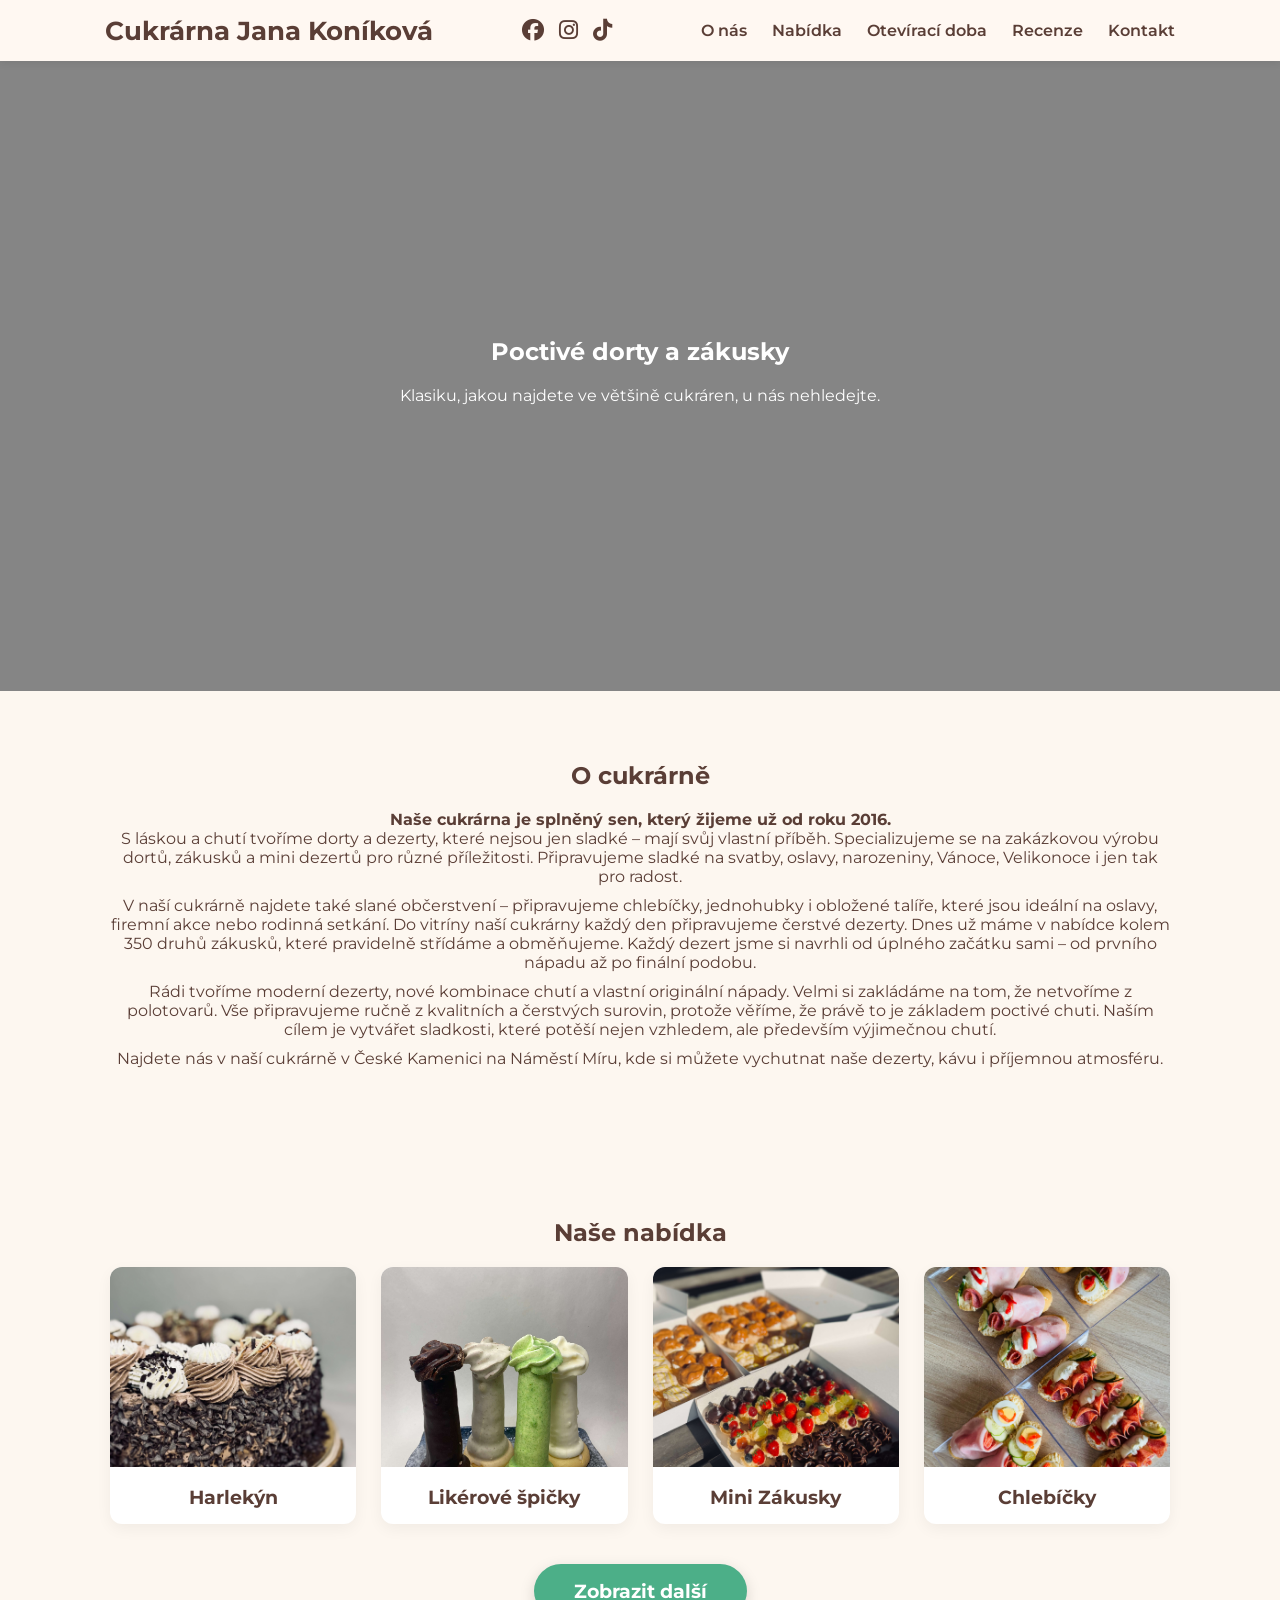
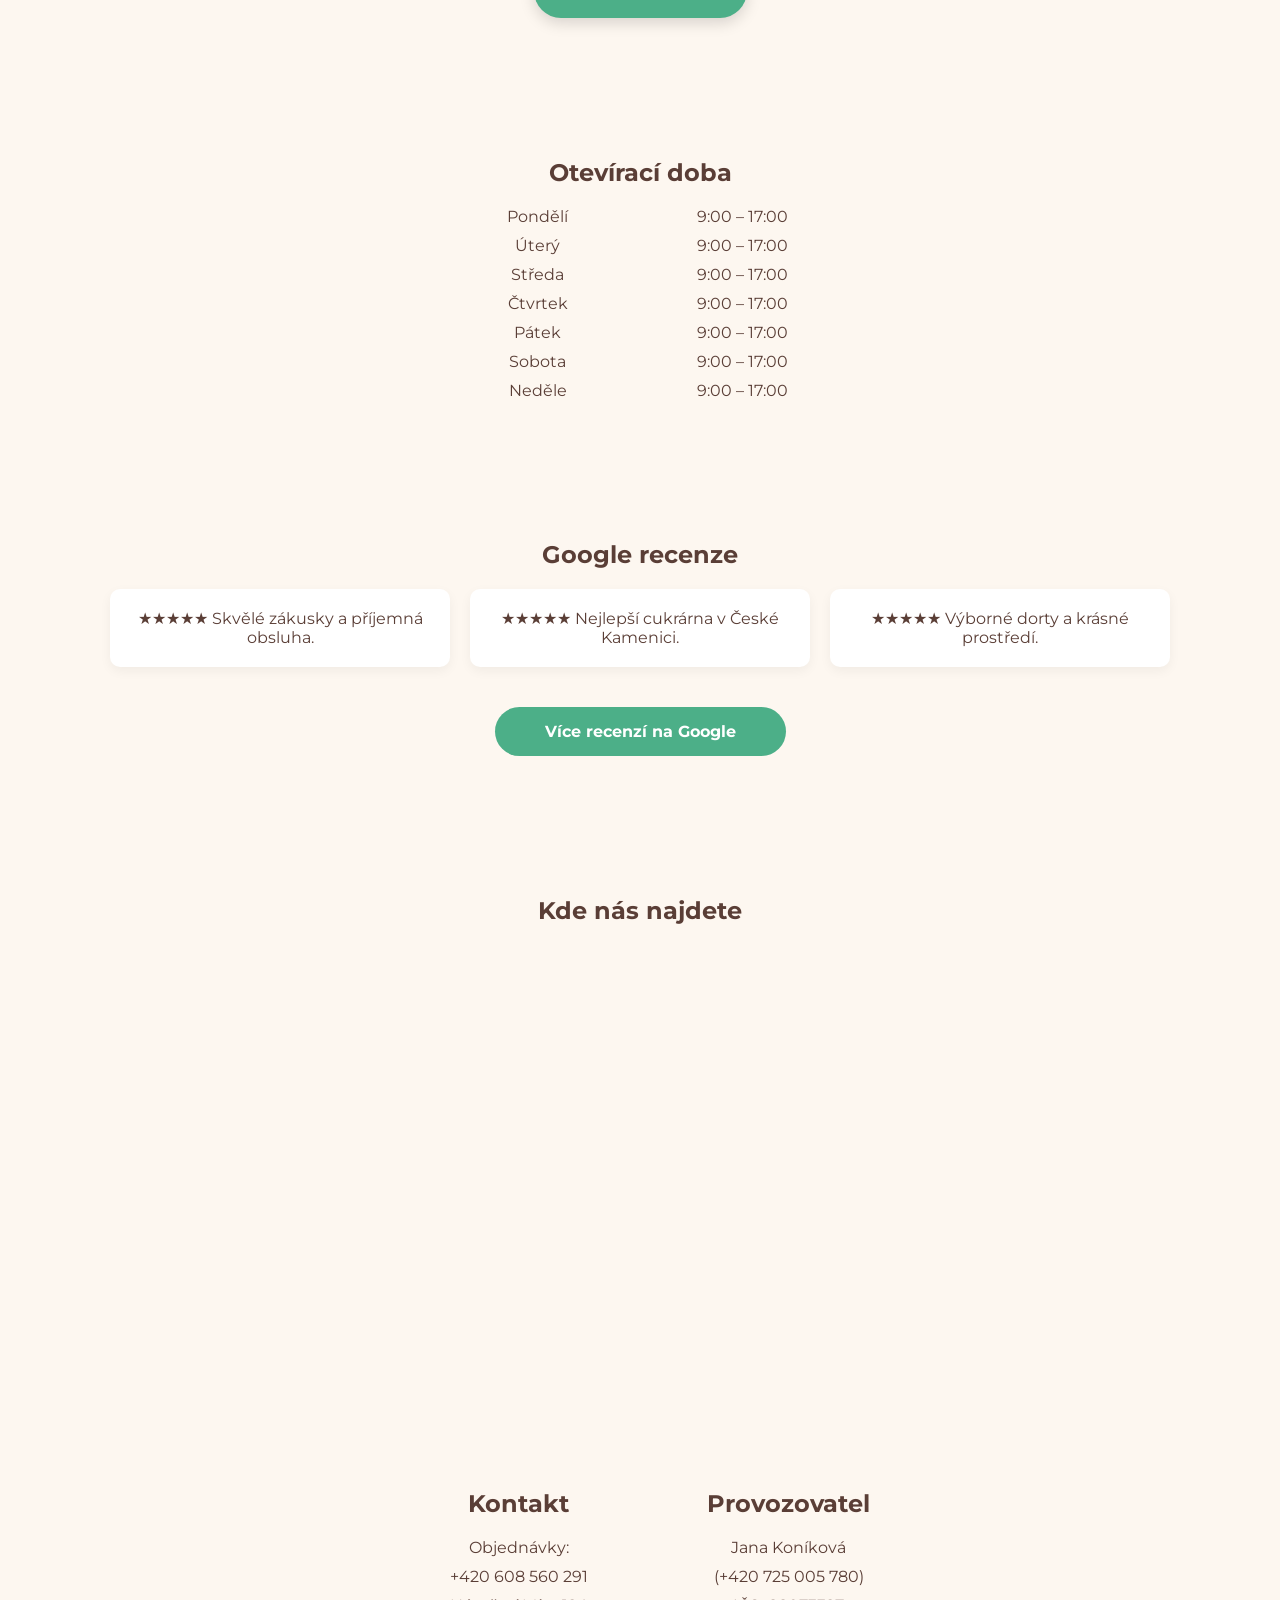
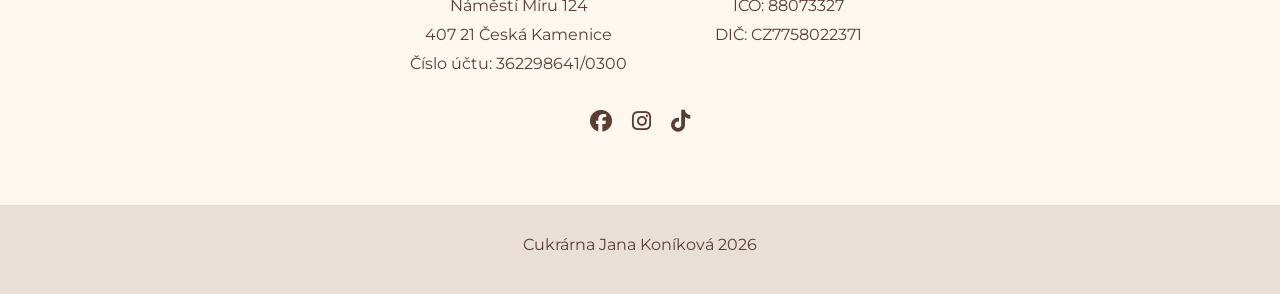
<file: index.html>
<!DOCTYPE html>
<html lang="cs">
<head>
<meta charset="UTF-8">
<meta name="viewport" content="width=device-width, initial-scale=1.0">

<title>Cukrárna Jana Koníková</title>

<link rel="stylesheet" href="style.css">

<link href="https://fonts.googleapis.com/css2?family=Montserrat:wght@400;600;700&display=swap" rel="stylesheet">

<link rel="stylesheet"
href="https://cdnjs.cloudflare.com/ajax/libs/font-awesome/6.5.0/css/all.min.css">

</head>

<body>

<header>

<div class="nav-container">

<h1 class="logo">Cukrárna Jana Koníková</h1>

<div class="social-nav">

<a href="https://www.facebook.com/cukrarnaceskakamenice"><i class="fab fa-facebook"></i></a>
<a href="https://www.instagram.com/cukrarnajanakonikova/"><i class="fab fa-instagram"></i></a>
<a href="https://www.tiktok.com/@cukrarnajanakonikova?lang=cs-CZ"><i class="fab fa-tiktok"></i></a>

</div>

<button id="menuBtn">
<i class="fa-solid fa-bars"></i>
</button>

<nav id="menu">

<ul>

<li><a href="#about">O nás</a></li>
<li><a href="#menu-section">Nabídka</a></li>
<li><a href="#hours">Otevírací doba</a></li>
<li><a href="#reviews">Recenze</a></li>
<li><a href="#contact">Kontakt</a></li>

</ul>

</nav>

</div>

</header>

<section class="hero">

<div class="hero-overlay">

<h2>Poctivé dorty a zákusky</h2>
<p>Klasiku, jakou najdete ve většině cukráren, u nás nehledejte.</p>

</div>

</section>

<section id="about" class="section">

<h2>O cukrárně</h2>
<p>
<h4>Naše cukrárna je splněný sen, který žijeme už od roku 2016.</h4>
<p>
S láskou a chutí tvoříme dorty a dezerty, které nejsou jen sladké – mají svůj vlastní příběh.
Specializujeme se na zakázkovou výrobu dortů, zákusků a mini dezertů pro různé příležitosti. Připravujeme sladké na svatby, oslavy, narozeniny, Vánoce, Velikonoce i jen tak pro radost.
</p>
<p>
V naší cukrárně najdete také slané občerstvení – připravujeme chlebíčky, jednohubky i obložené talíře, které jsou ideální na oslavy, firemní akce nebo rodinná setkání.
Do vitríny naší cukrárny každý den připravujeme čerstvé dezerty.
Dnes už máme v nabídce kolem 350 druhů zákusků, které pravidelně střídáme a obměňujeme. Každý dezert jsme si navrhli od úplného začátku sami – od prvního nápadu až po finální podobu.
</p>
<p>
Rádi tvoříme moderní dezerty, nové kombinace chutí a vlastní originální nápady. 
Velmi si zakládáme na tom, že netvoříme z polotovarů. Vše připravujeme ručně z kvalitních a čerstvých surovin, protože věříme, že právě to je základem poctivé chuti.
Naším cílem je vytvářet sladkosti, které potěší nejen vzhledem, ale především výjimečnou chutí.
</p>
<p>  
Najdete nás v naší cukrárně v České Kamenici na Náměstí Míru, kde si můžete vychutnat naše dezerty, kávu i příjemnou atmosféru.
</p>

</section>

<section id="menu-section" class="section">

<h2>Naše nabídka</h2>
<!-- hlavní 4 dorty -->
<div id="main-cakes">
  <div class="cards">
    <div class="card">
      <img src="/images/hldort.jpeg" alt="Harlekyn">
      <h3>Harlekýn</h3>
    </div>
    <div class="card">
      <img src="/images/hlspicky.jpeg" alt="Spicky">
      <h3>Likérové špičky</h3>
    </div>
    <div class="card">
      <img src="/images/hlminiz.jpeg" alt="MiniZakusky">
      <h3>Mini Zákusky</h3>
    </div>
    <div class="card">
    <img src="images/hlchlebicky.jpg" alt="Chlebicky">
      <h3>Chlebíčky</h3>
    </div>
  </div>
</div>
  <div class="show-more">
  <a href="nabidka.html" class="btn btn-primary">Zobrazit další</a>
  </div>

</section>

<section id="hours" class="section">

<h2>Otevírací doba</h2>

<div class="hours">

<div>Pondělí</div><div>9:00 – 17:00</div>
<div>Úterý</div><div>9:00 – 17:00</div>
<div>Středa</div><div>9:00 – 17:00</div>
<div>Čtvrtek</div><div>9:00 – 17:00</div>
<div>Pátek</div><div>9:00 – 17:00</div>
<div>Sobota</div><div>9:00 – 17:00</div>
<div>Neděle</div><div>9:00 – 17:00</div>

</div>

</section>

<section id="reviews" class="section">

<h2>Google recenze</h2>

<div class="reviews">

<div class="review">
★★★★★  
Skvělé zákusky a příjemná obsluha.
</div>

<div class="review">
★★★★★  
Nejlepší cukrárna v České Kamenici.
</div>

<div class="review">
★★★★★  
Výborné dorty a krásné prostředí.
</div>

</div>

<a href="https://www.google.com/search?sa=X&sca_esv=97954111f5c3aa31&rlz=1C1VDKB_csCZ1092CZ1092&s
  xsrf=ANbL-n5751SRaitkv8dJ0JsYDzOMd-wEkw:1774532247354&q=Cukr%C3%A1rna+Jana+Kon%C3%ADkov%C3%A1+
  Recenze&rflfq=1&num=20&stick=H4sIAAAAAAAAAONgkxIxNDYwNjI3MTYwNTOwNDa0NLM0Nt3AyPiKUdG5NLvo8MKivEQ
  Fr0Qg4Z2fd3htdn7Z4YUKQanJqXlVqYtYCasBAAhlI2VjAAAA&rldimm=13032743056093196935&tbm=lcl&hl=cs-CZ&
  ved=2ahUKEwifzfvh172TAxWngf0HHYydKOYQ9fQKegQIRBAG&biw=1920&bih=953&dpr=1#lkt=LocalPoiReviews" 
  class="more-reviews-btn" target="_blank">Více recenzí na Google</a>
  
</section>

<section class="section">

<h2>Kde nás najdete</h2>

<iframe
src="https://www.google.com/maps?q=Náměstí%20Míru%20124%20Česká%20Kamenice&output=embed"
width="100%"
height="400"
style="border:0;">
</iframe>

</section>

<section id="contact" class="section">

<div class="contact-wrapper">

<div class="contact-box">
  
<h2>Kontakt</h2>
  
<p>Objednávky:</p> 
<p>+420 608 560 291</p>
<p>Náměstí Míru 124</p>
<p>407 21 Česká Kamenice</p>
<p>Číslo účtu: 362298641/0300</p>

</div>


<div class="contact-box">

<h2>Provozovatel</h2>

<p>Jana Koníková</p>
<p>(+420 725 005 780)</p>
<p>IČO: 88073327</p>
<p>DIČ: CZ7758022371</p>

</div>

</div>


<div class="contact-social">

<a href="https://www.facebook.com/cukrarnaceskakamenice"><i class="fab fa-facebook"></i></a>
<a href="https://www.instagram.com/cukrarnajanakonikova/"><i class="fab fa-instagram"></i></a>
<a href="https://www.tiktok.com/@cukrarnajanakonikova?lang=cs-CZ"><i class="fab fa-tiktok"></i></a>

</div>

</section>

<footer>

<p>Cukrárna Jana Koníková 2026</p>

</footer>

<script src="script.js"></script>

</body>
</html>
</file>
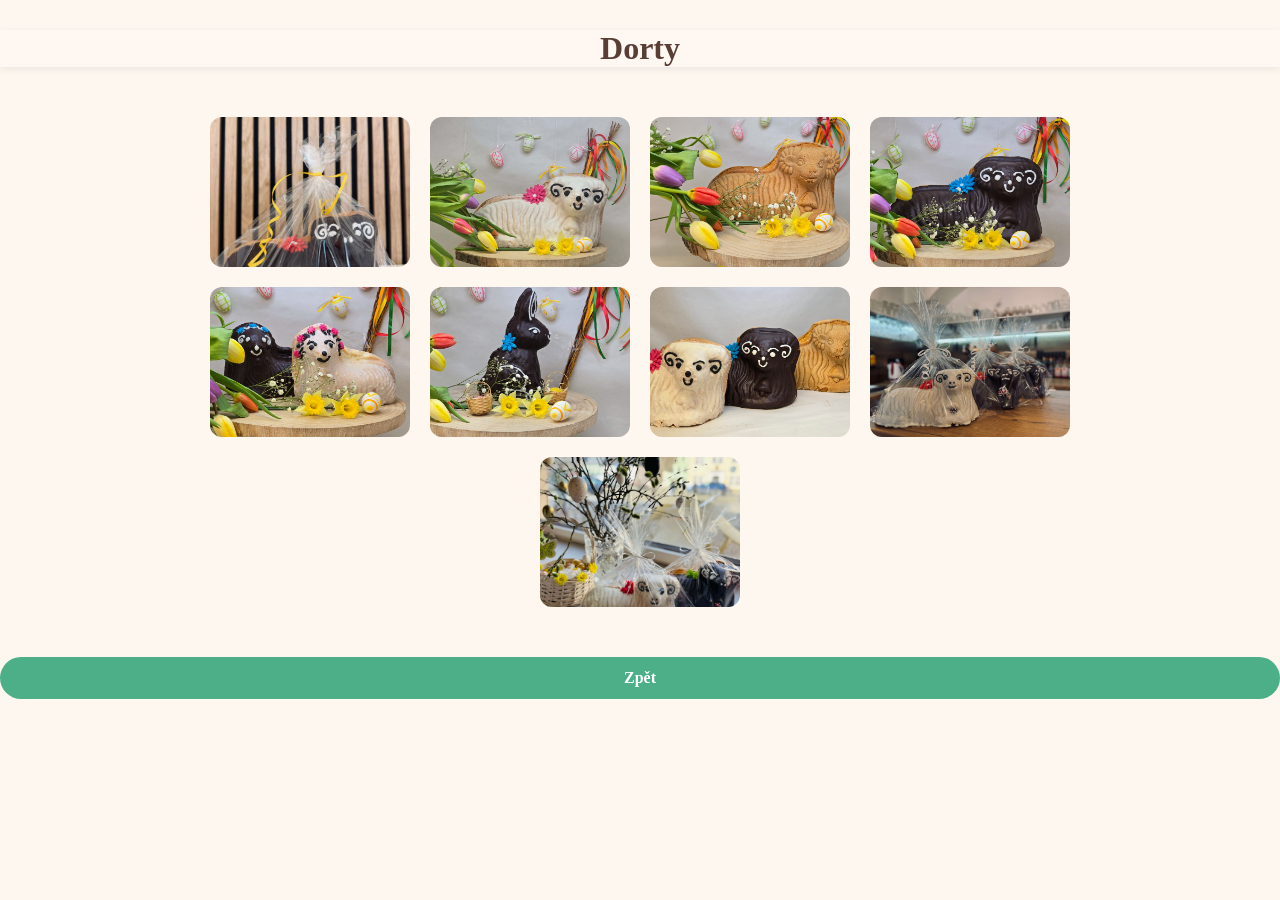
<file: beranci.html>
<!DOCTYPE html>
<html lang="cs">
<head>
<meta charset="UTF-8">
<meta name="viewport" content="width=device-width, initial-scale=1.0">
<title>Dorty</title>
<link rel="stylesheet" href="style.css">
<style>
.gallery-container{
max-width:1100px;
margin:50px auto;
padding:0 20px;
display:flex;
flex-wrap:wrap;
gap:20px;
justify-content:center;
}

.gallery-container img{
width:200px;
height:150px;
object-fit:cover;
border-radius:12px;
transition:0.25s;
cursor:pointer;
}

.gallery-container img:hover{
transform:scale(1.05);
}

.back-btn{
display:block;
margin:30px auto;
padding:12px 30px;
border-radius:50px;
background:#4caf88;
color:white;
font-weight:700;
text-decoration:none;
transition:0.3s;
text-align:center;
}

.back-btn:hover{
background:#397d65;
transform:scale(1.05);
}
</style>
</head>
<body>

<header>
<h1 style="text-align:center;margin-top:30px;">Dorty</h1>
</header>

<div class="gallery-container">
  <img src="/images/beranci1.jpeg" alt="Beranek 1">
  <img src="/images/beranci2.jpeg" alt="Beranek 2">
  <img src="/images/beranci3.jpeg" alt="Beranek 3">
  <img src="/images/beranci4.jpeg" alt="Beranek 4">
  <img src="/images/beranci5.jpeg" alt="Beranek 5">
  <img src="/images/beranci6.jpeg" alt="Beranek 6">
  <img src="/images/beranci7.jpeg" alt="Beranek 7">
  <img src="/images/beranci8.jpeg" alt="Beranek 8">
  <img src="/images/beranci9.jpeg" alt="Beranek 9">
  <!-- sem můžeš doplnit další obrázky -->
</div>

<a href="nabidka.html" class="back-btn">Zpět</a>

</body>
</html>
</file>
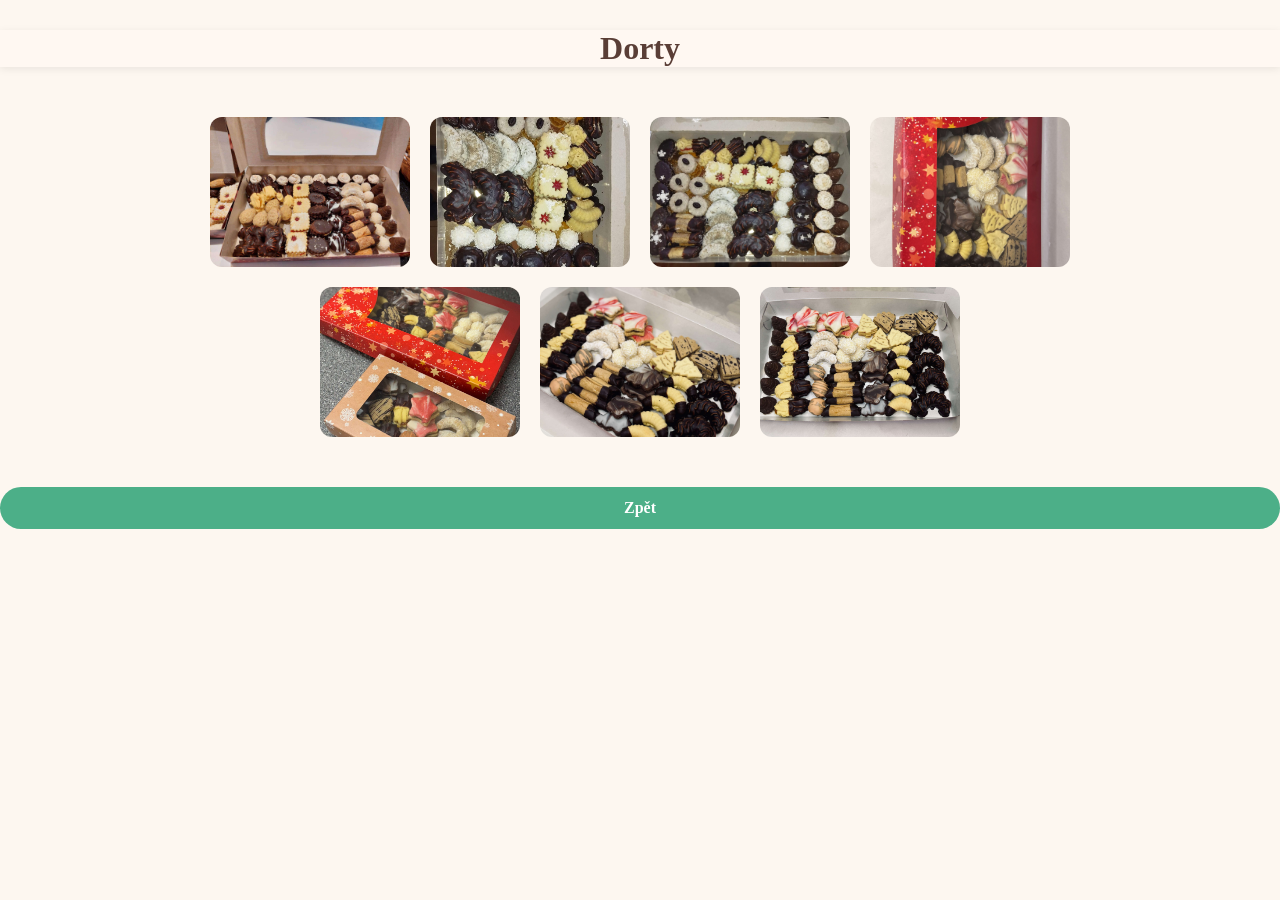
<file: cukrovi.html>
<!DOCTYPE html>
<html lang="cs">
<head>
<meta charset="UTF-8">
<meta name="viewport" content="width=device-width, initial-scale=1.0">
<title>Dorty</title>
<link rel="stylesheet" href="style.css">
<style>
.gallery-container{
max-width:1100px;
margin:50px auto;
padding:0 20px;
display:flex;
flex-wrap:wrap;
gap:20px;
justify-content:center;
}

.gallery-container img{
width:200px;
height:150px;
object-fit:cover;
border-radius:12px;
transition:0.25s;
cursor:pointer;
}

.gallery-container img:hover{
transform:scale(1.05);
}

.back-btn{
display:block;
margin:30px auto;
padding:12px 30px;
border-radius:50px;
background:#4caf88;
color:white;
font-weight:700;
text-decoration:none;
transition:0.3s;
text-align:center;
}

.back-btn:hover{
background:#397d65;
transform:scale(1.05);
}
</style>
</head>
<body>

<header>
<h1 style="text-align:center;margin-top:30px;">Dorty</h1>
</header>

<div class="gallery-container">
  <img src="/images/cukrovi1.jpeg" alt="Cukrovi 1">
  <img src="/images/cukrovi2.jpeg" alt="Cukrovi 2">
  <img src="/images/cukrovi3.jpeg" alt="Cukrovi 3">
  <img src="/images/cukrovi4.jpeg" alt="Cukrovi 4">
  <img src="/images/cukrovi5.jpeg" alt="Cukrovi 5">
  <img src="/images/cukrovi6.jpeg" alt="Cukrovi 6">
  <img src="/images/cukrovi7.jpeg" alt="Cukrovi 7">
  <!-- sem můžeš doplnit další obrázky -->
</div>

<a href="nabidka.html" class="back-btn">Zpět</a>

</body>
</html>
</file>
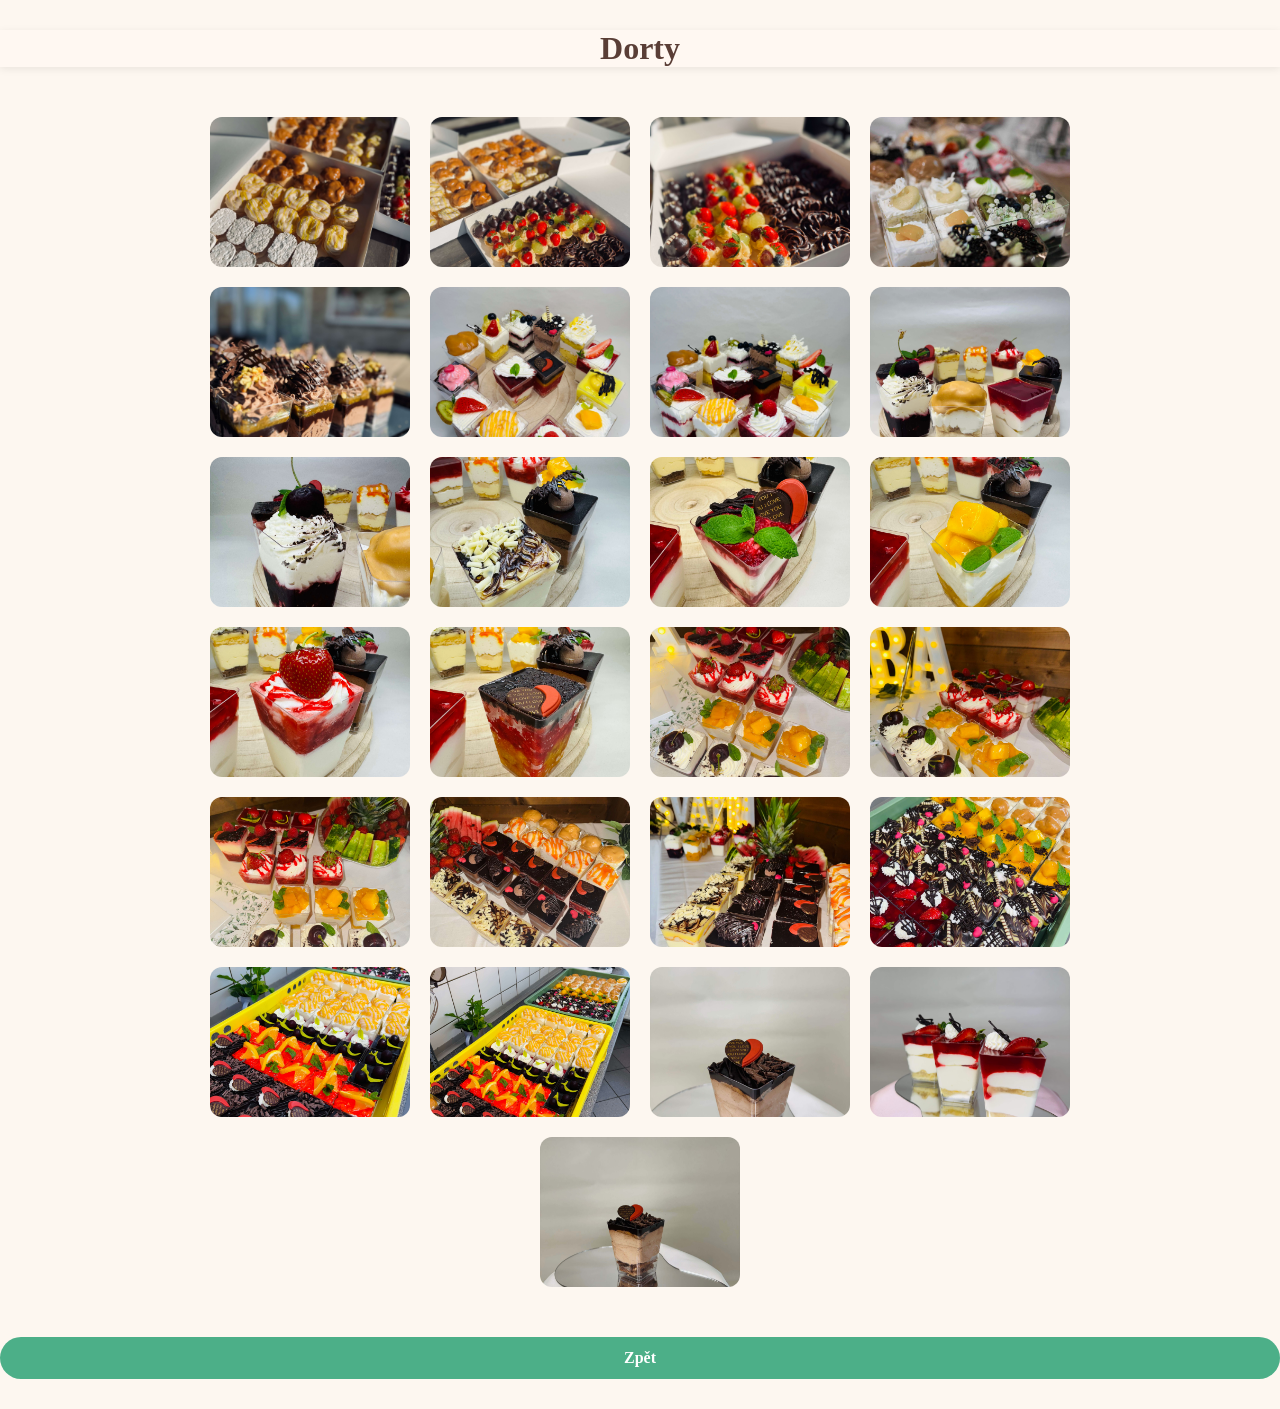
<file: mini.html>
<!DOCTYPE html>
<html lang="cs">
<head>
<meta charset="UTF-8">
<meta name="viewport" content="width=device-width, initial-scale=1.0">
<title>Dorty</title>
<link rel="stylesheet" href="style.css">
<style>
.gallery-container{
max-width:1100px;
margin:50px auto;
padding:0 20px;
display:flex;
flex-wrap:wrap;
gap:20px;
justify-content:center;
}

.gallery-container img{
width:200px;
height:150px;
object-fit:cover;
border-radius:12px;
transition:0.25s;
cursor:pointer;
}

.gallery-container img:hover{
transform:scale(1.05);
}

.back-btn{
display:block;
margin:30px auto;
padding:12px 30px;
border-radius:50px;
background:#4caf88;
color:white;
font-weight:700;
text-decoration:none;
transition:0.3s;
text-align:center;
}

.back-btn:hover{
background:#397d65;
transform:scale(1.05);
}
</style>
</head>
<body>

<header>
<h1 style="text-align:center;margin-top:30px;">Dorty</h1>
</header>

<div class="gallery-container">
  <img src="/images/miniz1.jpeg" alt="Mini 1">
  <img src="/images/miniz2.jpeg" alt="Mini 2">
  <img src="/images/miniz3.jpeg" alt="Mini 3">
  <img src="/images/miniz4.jpeg" alt="Mini 4">
  <img src="/images/miniz5.jpeg" alt="Mini 5">
  <img src="/images/miniz7.jpeg" alt="Mini 7">
  <img src="/images/miniz8.jpeg" alt="Mini 8">
  <img src="/images/miniz9.jpeg" alt="Mini 9">
  <img src="/images/miniz10.jpeg" alt="Mini 10">
  <img src="/images/miniz11.jpeg" alt="Mini 11">
  <img src="/images/miniz12.jpeg" alt="Mini 12">
  <img src="/images/miniz13.jpeg" alt="Mini 13">
  <img src="/images/miniz14.jpeg" alt="Mini 14">
  <img src="/images/miniz15.jpeg" alt="Mini 15">
  <img src="/images/miniz16.jpeg" alt="Mini 16">
  <img src="/images/miniz17.jpeg" alt="Mini 17">
  <img src="/images/miniz18.jpeg" alt="Mini 18">
  <img src="/images/miniz19.jpeg" alt="Mini 19">
  <img src="/images/miniz20.jpeg" alt="Mini 20">
  <img src="/images/miniz21.jpeg" alt="Mini 21">
  <img src="/images/miniz22.jpeg" alt="Mini 22">
  <img src="/images/miniz23.jpeg" alt="Mini 23">
  <img src="/images/miniz24.jpeg" alt="Mini 24">
  <img src="/images/miniz25.jpeg" alt="Mini 25">
  <img src="/images/miniz26.jpeg" alt="Mini 26">
  <!-- sem můžeš doplnit další obrázky -->
</div>

<a href="nabidka.html" class="back-btn">Zpět</a>

</body>
</html>
</file>
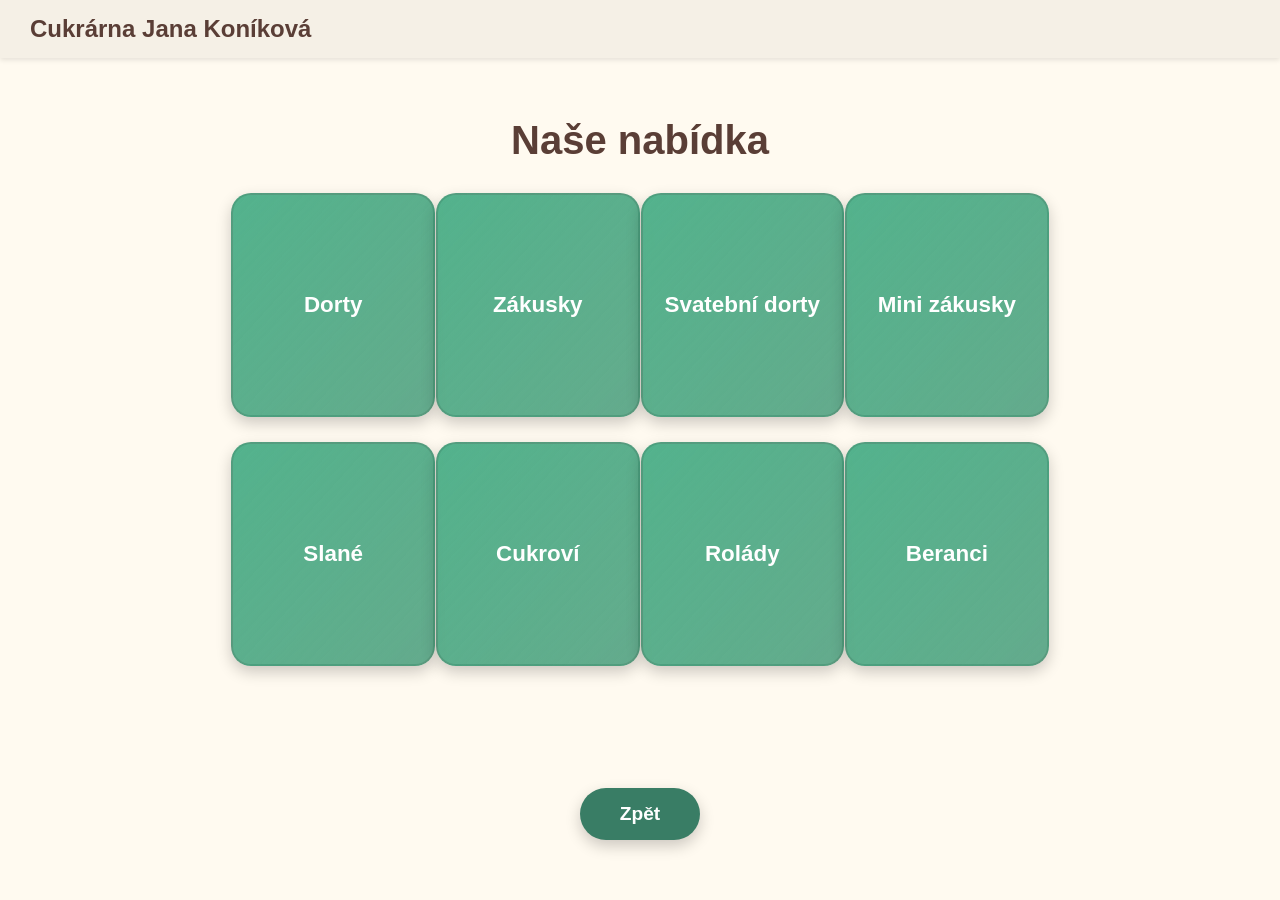
<file: nabidka.html>
<!DOCTYPE html>
<html lang="cs">
<head>
<meta charset="UTF-8">
<meta name="viewport" content="width=device-width, initial-scale=1.0">
<title>Celá nabídka</title>
<style>
html, body {
  margin:0;
  padding:0;
  height:100%;
  font-family: Arial, sans-serif;
  background:#fffaf0;
  display:flex;
  flex-direction:column;
}

/* header */
header{
  display:flex;
  align-items:center;
  justify-content:flex-start;
  background:#f5f0e6;
  color:#5a3e36;
  padding:15px 30px;
  box-shadow:0 2px 5px rgba(0,0,0,0.1);
}
header .company-name{
  font-weight:700;
  font-size:1.5rem;
}

/* wrapper obsahu */
.main-content{
  flex:1;
  display:flex;
  flex-direction:column;
  justify-content:flex-start; /* tlačítko dole */
  max-width:1200px;
  margin:0 auto;
  padding:20px;
}

/* hlavní nadpis */
.main-title{
  text-align:center;
  font-size:2.5rem;
  font-weight:700;
  margin:40px 0 30px 0;
  color:#5a3e36;
}

/* grid tlačítek */
.categories-container{
  display:grid;
  grid-template-columns:repeat(4, 1fr);
  gap:25px;
  justify-items:center;
  margin-bottom:40px;
}

.category-btn{
  background: rgba(76,175,136,0.8);
  color:white;
  padding:35px 10px;
  font-size:1.4rem;
  font-weight:700;
  border-radius:20px;
  display:flex;
  align-items:center;
  justify-content:center;
  min-height:150px;
  width:100%;
  max-width:220px; /* menší max-width, už se nevejde přes celou šířku */
  text-decoration:none;
  border:2px solid rgba(0,0,0,0.1);
  box-shadow:0 6px 15px rgba(0,0,0,0.2);
  background-image: linear-gradient(to bottom right, rgba(76,175,136,0.8), rgba(0,0,0,0.1));
  transition:0.3s;
}

.category-btn:hover{
  transform:scale(1.05);
  box-shadow:0 10px 25px rgba(0,0,0,0.3);
  background-image: linear-gradient(to bottom right, rgba(76,175,136,1), rgba(0,0,0,0.2));
}

/* back button dole */
.back-btn{
  display:block;
  margin-top:auto; /* flex posune dolů */
  padding:15px 40px;
  border-radius:50px;
  background:#397d65;
  color:white;
  font-weight:700;
  text-decoration:none;
  text-align:center;
  font-size:1.2rem;
  box-shadow:0 6px 15px rgba(0,0,0,0.2);
  max-width:200px; /* aby nebyl přes celou šířku */
  margin-left:auto;
  margin-right:auto;
  margin-bottom:40px;
  transition:0.3s;
}
.back-btn:hover{
  background:#2e5d4a;
  transform:scale(1.05);
  box-shadow:0 10px 25px rgba(0,0,0,0.3);
}

/* mobilní verze */
@media(max-width:1024px){
  .categories-container{
    grid-template-columns:repeat(2, 1fr);
  }
}
@media(max-width:768px){
  .categories-container{
    grid-template-columns:1fr;
  }
  .category-btn{
    max-width:90%;
  }
}
</style>
</head>
<body>

<header>
  <div class="company-name">Cukrárna Jana Koníková</div>
</header>

<div class="main-content">
  <h2 class="main-title">Naše nabídka</h2>

  <div class="categories-container">
    <a href="dorty.html" class="category-btn">Dorty</a>
    <a href="zakusky.html" class="category-btn">Zákusky</a>
    <a href="svatebni.html" class="category-btn">Svatební dorty</a>
    <a href="mini.html" class="category-btn">Mini zákusky</a>
    <a href="slane.html" class="category-btn">Slané</a>
    <a href="cukrovi.html" class="category-btn">Cukroví</a>
    <a href="rolady.html" class="category-btn">Rolády</a>
    <a href="beranci.html" class="category-btn">Beranci</a>
  </div>

  <a href="index.html" class="back-btn">Zpět</a>
</div>

</body>
</html>
</file>
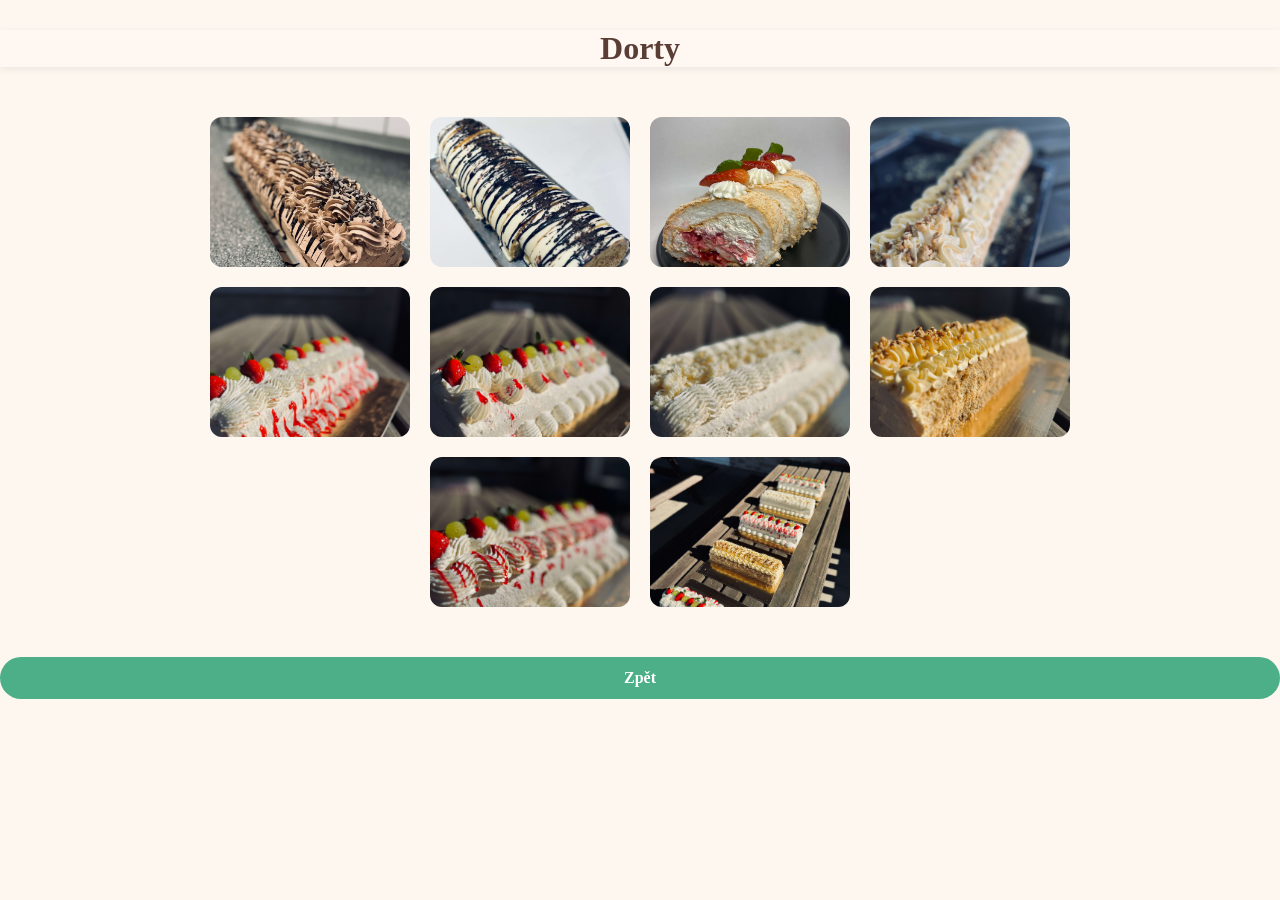
<file: rolady.html>
<!DOCTYPE html>
<html lang="cs">
<head>
<meta charset="UTF-8">
<meta name="viewport" content="width=device-width, initial-scale=1.0">
<title>Dorty</title>
<link rel="stylesheet" href="style.css">
<style>
.gallery-container{
max-width:1100px;
margin:50px auto;
padding:0 20px;
display:flex;
flex-wrap:wrap;
gap:20px;
justify-content:center;
}

.gallery-container img{
width:200px;
height:150px;
object-fit:cover;
border-radius:12px;
transition:0.25s;
cursor:pointer;
}

.gallery-container img:hover{
transform:scale(1.05);
}

.back-btn{
display:block;
margin:30px auto;
padding:12px 30px;
border-radius:50px;
background:#4caf88;
color:white;
font-weight:700;
text-decoration:none;
transition:0.3s;
text-align:center;
}

.back-btn:hover{
background:#397d65;
transform:scale(1.05);
}
</style>
</head>
<body>

<header>
<h1 style="text-align:center;margin-top:30px;">Dorty</h1>
</header>

<div class="gallery-container">
  <img src="/images/rolada1.jpeg" alt="Rolada 1">
  <img src="/images/rolada2.jpeg" alt="Rolada 2">
  <img src="/images/rolada3.jpeg" alt="Rolada 3">
  <img src="/images/rolada4.jpeg" alt="Rolada 4">
  <img src="/images/rolada5.jpeg" alt="Rolada 5">
  <img src="/images/rolada6.jpeg" alt="Rolada 6">
  <img src="/images/rolada7.jpeg" alt="Rolada 7">
  <img src="/images/rolada8.jpeg" alt="Rolada 8">
  <img src="/images/rolada9.jpeg" alt="Rolada 9">
  <img src="/images/rolada10.jpeg" alt="Rolada 10">

  <!-- sem můžeš doplnit další obrázky -->
</div>

<a href="nabidka.html" class="back-btn">Zpět</a>

</body>
</html>
</file>
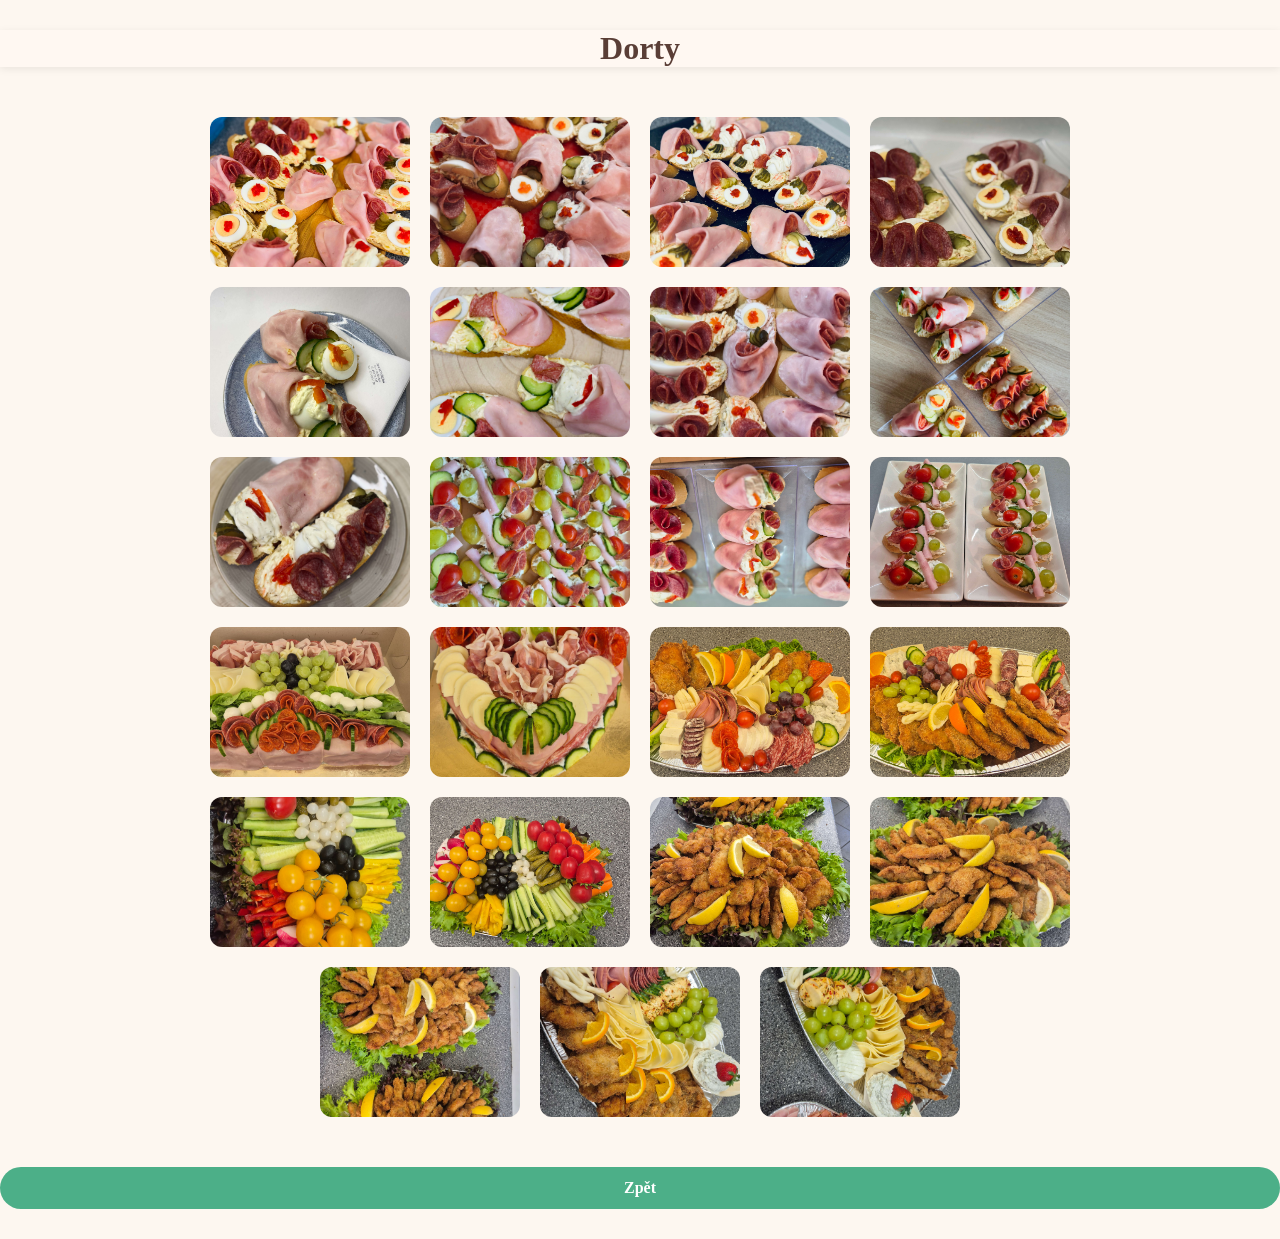
<file: slane.html>
<!DOCTYPE html>
<html lang="cs">
<head>
<meta charset="UTF-8">
<meta name="viewport" content="width=device-width, initial-scale=1.0">
<title>Dorty</title>
<link rel="stylesheet" href="style.css">
<style>
.gallery-container{
max-width:1100px;
margin:50px auto;
padding:0 20px;
display:flex;
flex-wrap:wrap;
gap:20px;
justify-content:center;
}

.gallery-container img{
width:200px;
height:150px;
object-fit:cover;
border-radius:12px;
transition:0.25s;
cursor:pointer;
}

.gallery-container img:hover{
transform:scale(1.05);
}

.back-btn{
display:block;
margin:30px auto;
padding:12px 30px;
border-radius:50px;
background:#4caf88;
color:white;
font-weight:700;
text-decoration:none;
transition:0.3s;
text-align:center;
}

.back-btn:hover{
background:#397d65;
transform:scale(1.05);
}
</style>
</head>
<body>

<header>
<h1 style="text-align:center;margin-top:30px;">Dorty</h1>
</header>

<div class="gallery-container">
  <img src="/images/chlebicky1.jpg" alt="Slane 1">
  <img src="/images/chlebicky2.jpeg" alt="Slane 2">
  <img src="/images/chlebicky3.jpeg" alt="Slane 3">
  <img src="/images/chlebicky4.jpeg" alt="Slane 4">
  <img src="/images/chlebicky5.jpeg" alt="Slane 5">
  <img src="/images/chlebicky6.jpeg" alt="Slane 6">
  <img src="/images/chlebicky7.jpeg" alt="Slane 7">
  <img src="/images/chlebicky8.jpg" alt="Slane 8">
  <img src="/images/chlebicky9.jpeg" alt="Slane 9">
  <img src="/images/chlebicky10.jpg" alt="Slane 10">
  <img src="/images/chlebicky11.jpg" alt="Slane 11">
  <img src="/images/chlebicky12.jpg" alt="Slane 12">
  <img src="/images/slanyd1.jpeg" alt="Slane 13">
  <img src="/images/slanyd4.jpg" alt="Slane 16">
  <img src="/images/slane1.jpg" alt="Slane 17">
  <img src="/images/slane2.jpg" alt="Slane 18">
  <img src="/images/slane3.jpg" alt="Slane 19">
  <img src="/images/slane4.jpg" alt="Slane 20">
  <img src="/images/slane5.jpg" alt="Slane 21">
  <img src="/images/slane6.jpg" alt="Slane 22">
  <img src="/images/slane7.jpg" alt="Slane 23">
  <img src="/images/slane8.jpg" alt="Slane 24">
  <img src="/images/slane9.jpg" alt="Slane 25">
  <!-- sem můžeš doplnit další obrázky -->
</div>

<a href="nabidka.html" class="back-btn">Zpět</a>

</body>
</html>
</file>
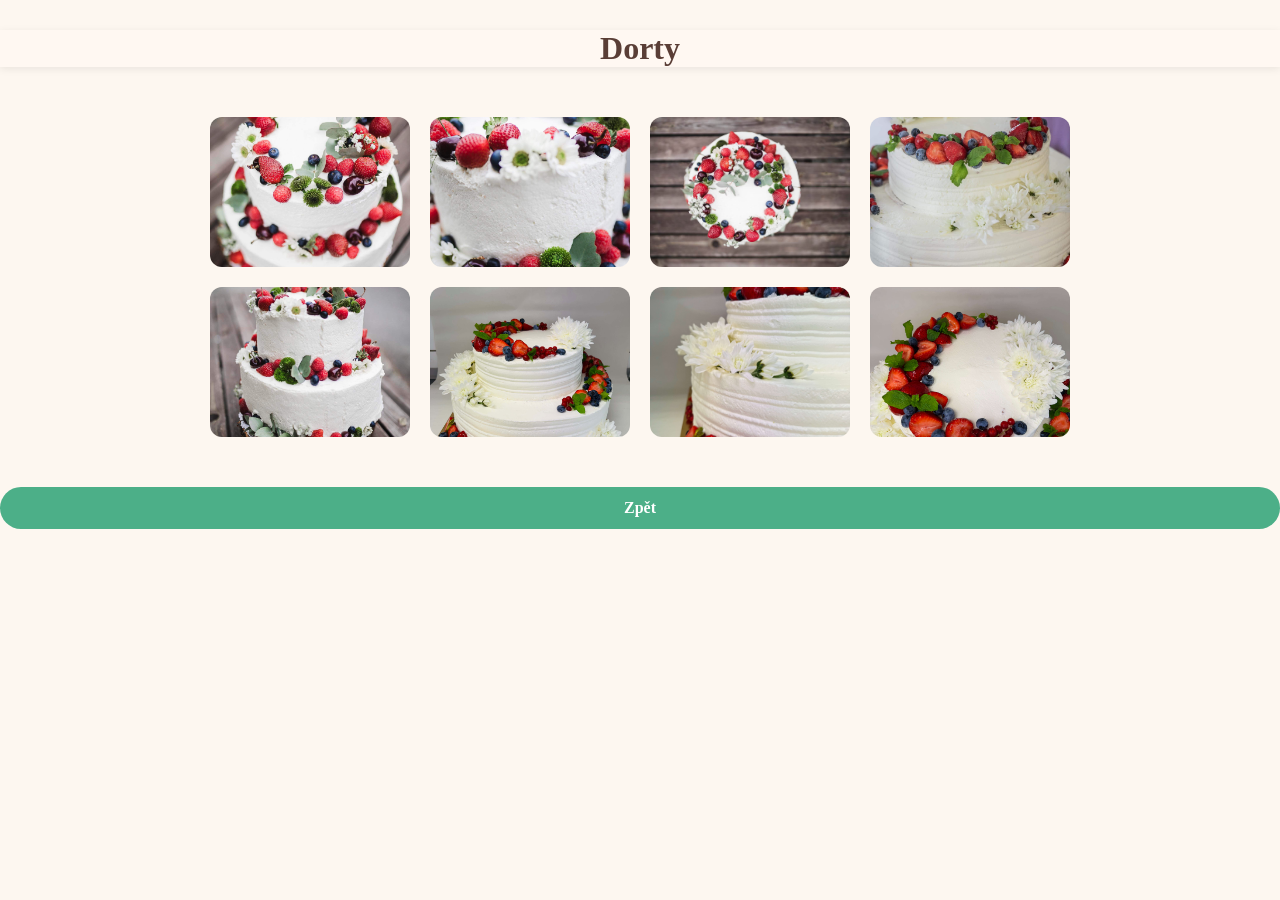
<file: svatebni.html>
<!DOCTYPE html>
<html lang="cs">
<head>
<meta charset="UTF-8">
<meta name="viewport" content="width=device-width, initial-scale=1.0">
<title>Dorty</title>
<link rel="stylesheet" href="style.css">
<style>
.gallery-container{
max-width:1100px;
margin:50px auto;
padding:0 20px;
display:flex;
flex-wrap:wrap;
gap:20px;
justify-content:center;
}

.gallery-container img{
width:200px;
height:150px;
object-fit:cover;
border-radius:12px;
transition:0.25s;
cursor:pointer;
}

.gallery-container img:hover{
transform:scale(1.05);
}

.back-btn{
display:block;
margin:30px auto;
padding:12px 30px;
border-radius:50px;
background:#4caf88;
color:white;
font-weight:700;
text-decoration:none;
transition:0.3s;
text-align:center;
}

.back-btn:hover{
background:#397d65;
transform:scale(1.05);
}
</style>
</head>
<body>

<header>
<h1 style="text-align:center;margin-top:30px;">Dorty</h1>
</header>

<div class="gallery-container">
  <img src="/images/svatebni1.jpeg" alt="Svatebni 1">
  <img src="/images/svatebni2.jpeg" alt="Svatebni 2">
  <img src="/images/svatebni3.jpeg" alt="Svatebni 3">
  <img src="/images/svatebni4.jpeg" alt="Svatebni 4">
  <img src="/images/svatebni5.jpeg" alt="Svatebni 5">
  <img src="/images/svatebni6.jpeg" alt="Svatebni 6">
  <img src="/images/svatebni7.jpeg" alt="Svatebni 7">
  <img src="/images/svatebni8.jpeg" alt="Svatebni 8">
  <!-- sem můžeš doplnit další obrázky -->
</div>

<a href="nabidka.html" class="back-btn">Zpět</a>

</body>
</html>
</file>
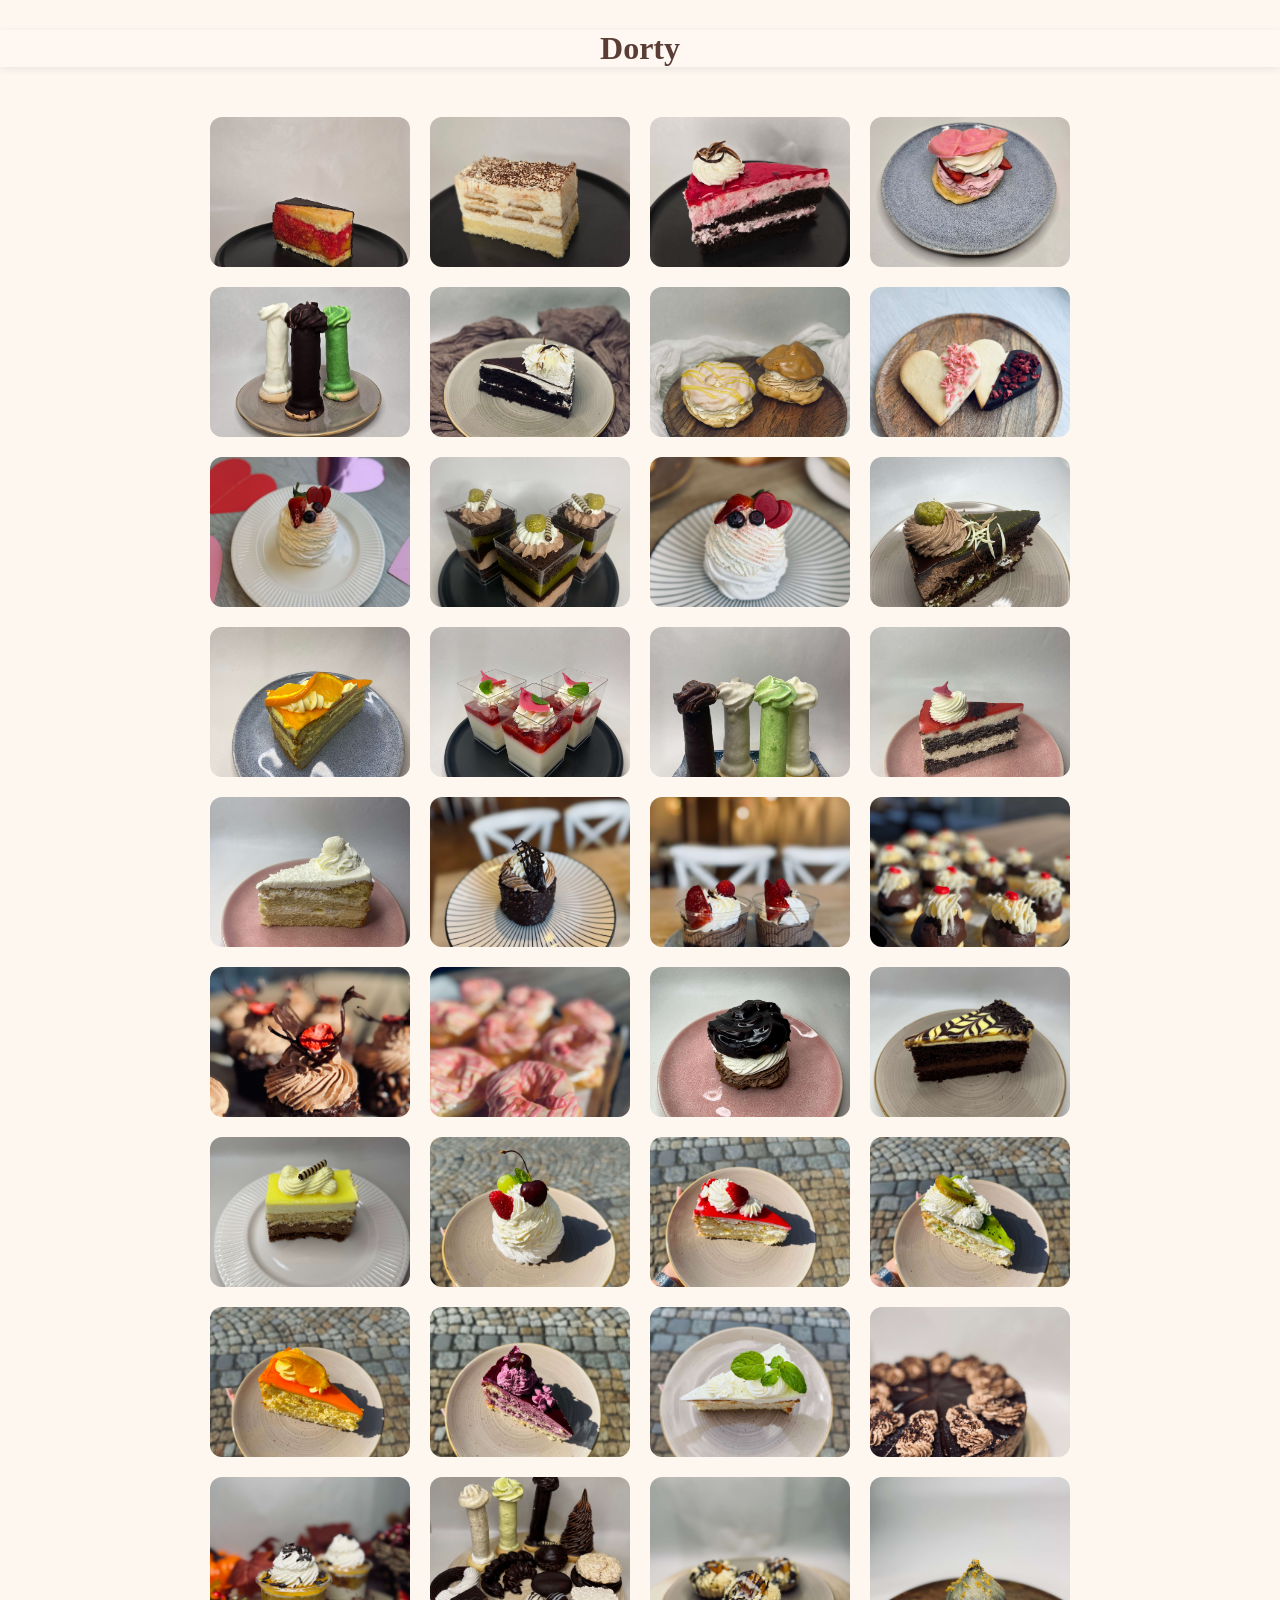
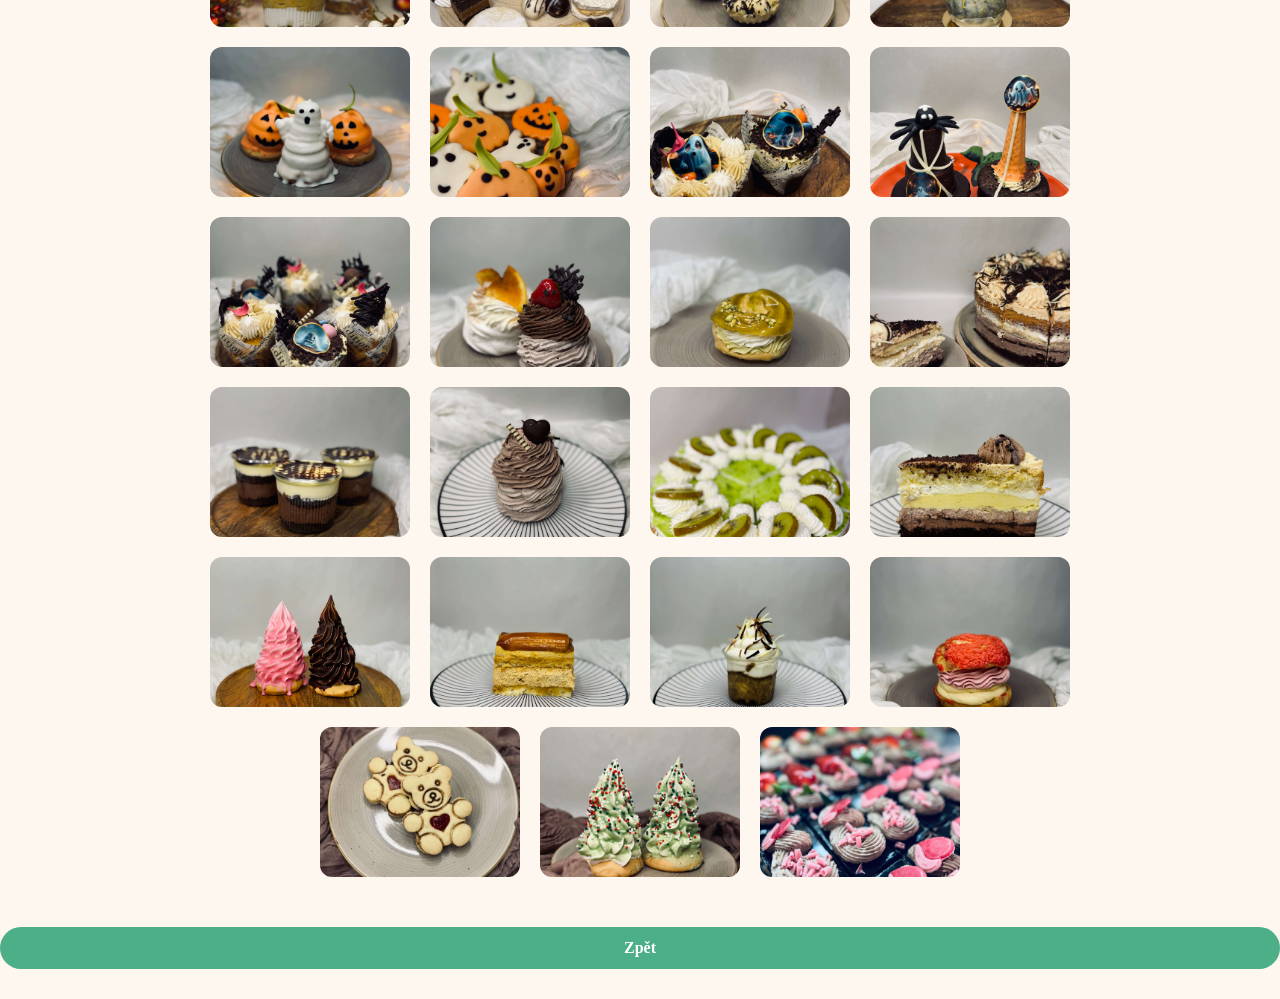
<file: zakusky.html>
<!DOCTYPE html>
<html lang="cs">
<head>
<meta charset="UTF-8">
<meta name="viewport" content="width=device-width, initial-scale=1.0">
<title>Dorty</title>
<link rel="stylesheet" href="style.css">
<style>
.gallery-container{
max-width:1100px;
margin:50px auto;
padding:0 20px;
display:flex;
flex-wrap:wrap;
gap:20px;
justify-content:center;
}

.gallery-container img{
width:200px;
height:150px;
object-fit:cover;
border-radius:12px;
transition:0.25s;
cursor:pointer;
}

.gallery-container img:hover{
transform:scale(1.05);
}

.back-btn{
display:block;
margin:30px auto;
padding:12px 30px;
border-radius:50px;
background:#4caf88;
color:white;
font-weight:700;
text-decoration:none;
transition:0.3s;
text-align:center;
}

.back-btn:hover{
background:#397d65;
transform:scale(1.05);
}
</style>
</head>
<body>

<header>
<h1 style="text-align:center;margin-top:30px;">Dorty</h1>
</header>

<div class="gallery-container">
  <img src="/images/zakusek1.jpeg" alt="Zakusek 1">
  <img src="/images/zakusek2.jpeg" alt="Zakusek 2">
  <img src="/images/zakusek3.jpeg" alt="Zakusek 3">
  <img src="/images/zakusek4.jpeg" alt="Zakusek 4">
  <img src="/images/zakusek5.jpeg" alt="Zakusek 5">
  <img src="/images/zakusek6.jpeg" alt="Zakusek 6">
  <img src="/images/zakusek7.jpeg" alt="Zakusek 7">
  <img src="/images/zakusek8.jpeg" alt="Zakusek 8">
  <img src="/images/zakusek9.jpeg" alt="Zakusek 9">
  <img src="/images/zakusek10.jpeg" alt="Zakusek 10">
  <img src="/images/zakusek11.jpeg" alt="Zakusek 11">
  <img src="/images/zakusek12.jpeg" alt="Zakusek 12">
  <img src="/images/zakusek13.jpeg" alt="Zakusek 13">
  <img src="/images/zakusek14.jpeg" alt="Zakusek 14">
  <img src="/images/zakusek15.jpeg" alt="Zakusek 15">
  <img src="/images/zakusek16.jpeg" alt="Zakusek 16">
  <img src="/images/zakusek17.jpeg" alt="Zakusek 17">
  <img src="/images/zakusek18.jpeg" alt="Zakusek 18">
  <img src="/images/zakusek19.jpeg" alt="Zakusek 19">
  <img src="/images/zakusek21.jpeg" alt="Zakusek 21">
  <img src="/images/zakusek22.jpeg" alt="Zakusek 22">
  <img src="/images/zakusek23.jpeg" alt="Zakusek 23">
  <img src="/images/zakusek27.jpeg" alt="Zakusek 27">
  <img src="/images/zakusek28.jpeg" alt="Zakusek 28">
  <img src="/images/zakusek29.jpeg" alt="Zakusek 29">
  <img src="/images/zakusek42.jpeg" alt="Zakusek 42">
  <img src="/images/zakusek43.jpeg" alt="Zakusek 43">
  <img src="/images/zakusek44.jpeg" alt="Zakusek 44">
  <img src="/images/zakusek45.jpeg" alt="Zakusek 45">
  <img src="/images/zakusek46.jpeg" alt="Zakusek 46">
  <img src="/images/zakusek47.jpeg" alt="Zakusek 47">
  <img src="/images/zakusek54.jpeg" alt="Zakusek 54">
  <img src="/images/zakusek55.jpeg" alt="Zakusek 55">
  <img src="/images/zakusek56.jpeg" alt="Zakusek 56">
  <img src="/images/zakusek57.jpeg" alt="Zakusek 57">
  <img src="/images/zakusek58.jpeg" alt="Zakusek 58">
  <img src="/images/zakusek59.jpeg" alt="Zakusek 59">
  <img src="/images/zakusek60.jpeg" alt="Zakusek 60">
  <img src="/images/zakusek61.jpeg" alt="Zakusek 61">
  <img src="/images/zakusek62.jpeg" alt="Zakusek 62">
  <img src="/images/zakusek63.jpeg" alt="Zakusek 63">
  <img src="/images/zakusek64.jpeg" alt="Zakusek 64">
  <img src="/images/zakusek65.jpeg" alt="Zakusek 65">
  <img src="/images/zakusek66.jpeg" alt="Zakusek 66">
  <img src="/images/zakusek67.jpeg" alt="Zakusek 67">
  <img src="/images/zakusek68.jpeg" alt="Zakusek 68">
  <img src="/images/zakusek69.jpeg" alt="Zakusek 69">
  <img src="/images/zakusek70.jpeg" alt="Zakusek 70">
  <img src="/images/zakusek71.jpeg" alt="Zakusek 71">
  <img src="/images/zakusek72.jpeg" alt="Zakusek 72">
  <img src="/images/zakusek73.jpeg" alt="Zakusek 73">
  <img src="/images/zakusek74.jpeg" alt="Zakusek 74">
  <img src="/images/zakusek75.jpeg" alt="Zakusek 75">
  <img src="/images/zakusek76.jpeg" alt="Zakusek 76">
  <img src="/images/miniz6.jpeg" alt="Zakusek 77">
  <!-- sem můžeš doplnit další obrázky -->
</div>

<a href="nabidka.html" class="back-btn">Zpět</a>

</body>
</html>
</file>
<file: style.css>
*{
margin:0;
padding:0;
box-sizing:border-box;
font-family:Montserrat;
}

body{
background:#fdf7f0;
color:#5a3e36;
}

header{
background:#fff8f2;
box-shadow:0 2px 8px rgba(0,0,0,0.08);
position:sticky;
top:0;
z-index:1000;
}

.nav-container{
display:flex;
align-items:center;
justify-content:space-between;
max-width:1100px;
margin:auto;
padding:15px;
}

.logo{
font-size:1.6rem;
font-weight:700;
}

.social-nav{
display:flex;
gap:15px;
font-size:20px;
}

nav ul{
display:flex;
gap:25px;
list-style:none;
}

nav a{
text-decoration:none;
color:#5a3e36;
font-weight:600;
}

#menuBtn{
display:none;
background:none;
border:none;
font-size:24px;
cursor:pointer;
}

.hero{
height:70vh;
background:#ccc;
background-size:cover;
background-position:center;
position:relative;
}

.hero-overlay{
background:rgba(0,0,0,0.35);
height:100%;
display:flex;
flex-direction:column;
align-items:center;
justify-content:center;
text-align:center;
color:white;
}

.section{
padding:70px 20px;
text-align:center;
max-width:1100px;
margin:auto;
}

.cards{
display:grid;
grid-template-columns:repeat(auto-fit,minmax(220px,1fr));
gap:25px;
}

.card{
background:white;
border-radius:12px;
overflow:hidden;
box-shadow:0 5px 15px rgba(0,0,0,0.05);
}

.card img{
width:100%;
height:200px;
object-fit:cover;
}

.card h3{
padding:15px;
}

.hours{
display:grid;
grid-template-columns:1fr 1fr;
gap:10px;
max-width:400px;
margin:auto;
}

.reviews{
display:grid;
grid-template-columns:repeat(auto-fit,minmax(250px,1fr));
gap:20px;
}

.review{
background:white;
padding:20px;
border-radius:10px;
box-shadow:0 4px 12px rgba(0,0,0,0.05);
}

.more-reviews-btn{
  display:inline-block;
  margin-top:40px;
  padding:15px 50px;
  background:#4caf88;
  color:white;
  text-decoration:none;
  font-weight:700;
  border-radius:50px;
  transition:0.3s;
}

.more-reviews-btn:hover{
  background:#397d65;
  transform:scale(1.05);
}

.contact-social{
margin-top:20px;
font-size:28px;
display:flex;
justify-content:center;
gap:20px;
}

footer{
background:#eadfd6;
padding:30px;
text-align:center;
}

@media(max-width:768px){

#menuBtn{
display:block;
}

nav{
position:fixed;
top:0;
left:0;
width:100%;
height:100vh;
background:#fff8f2;
display:flex;
align-items:center;
justify-content:center;
transform:translateY(-100%);
transition:0.3s;
}

nav.active{
transform:translateY(0);
}

nav ul{
flex-direction:column;
font-size:1.6rem;
}

}
.social-nav a,
.contact-social a{
color:#5a3e36;
font-size:22px;
transition:0.25s;
}

.social-nav a:hover,
.contact-social a:hover{
color:#4caf88;
transform:scale(1.15);
}

.contact-wrapper{
display:flex;
justify-content:center;
gap:80px;
flex-wrap:wrap;
margin-bottom:25px;
}

.contact-box{
max-width:300px;
text-align:center;
}

.contact-social{
display:flex;
justify-content:center;
gap:20px;
font-size:28px;
}

.btn-primary{
display:inline-block;
padding:15px 40px;
border-radius:50px;
background:#4caf88;
color:white;
font-size:1.2rem;
font-weight:700;
text-decoration:none;
transition:0.3s;
box-shadow:0 5px 15px rgba(0,0,0,0.15);
margin-top: 40px;
}

.btn-primary:hover{
transform:scale(1.05);
box-shadow:0 8px 20px rgba(0,0,0,0.25);
}

h2{
margin-bottom: 20px;
}

p{
margin-bottom: 10px;
}
</file>
